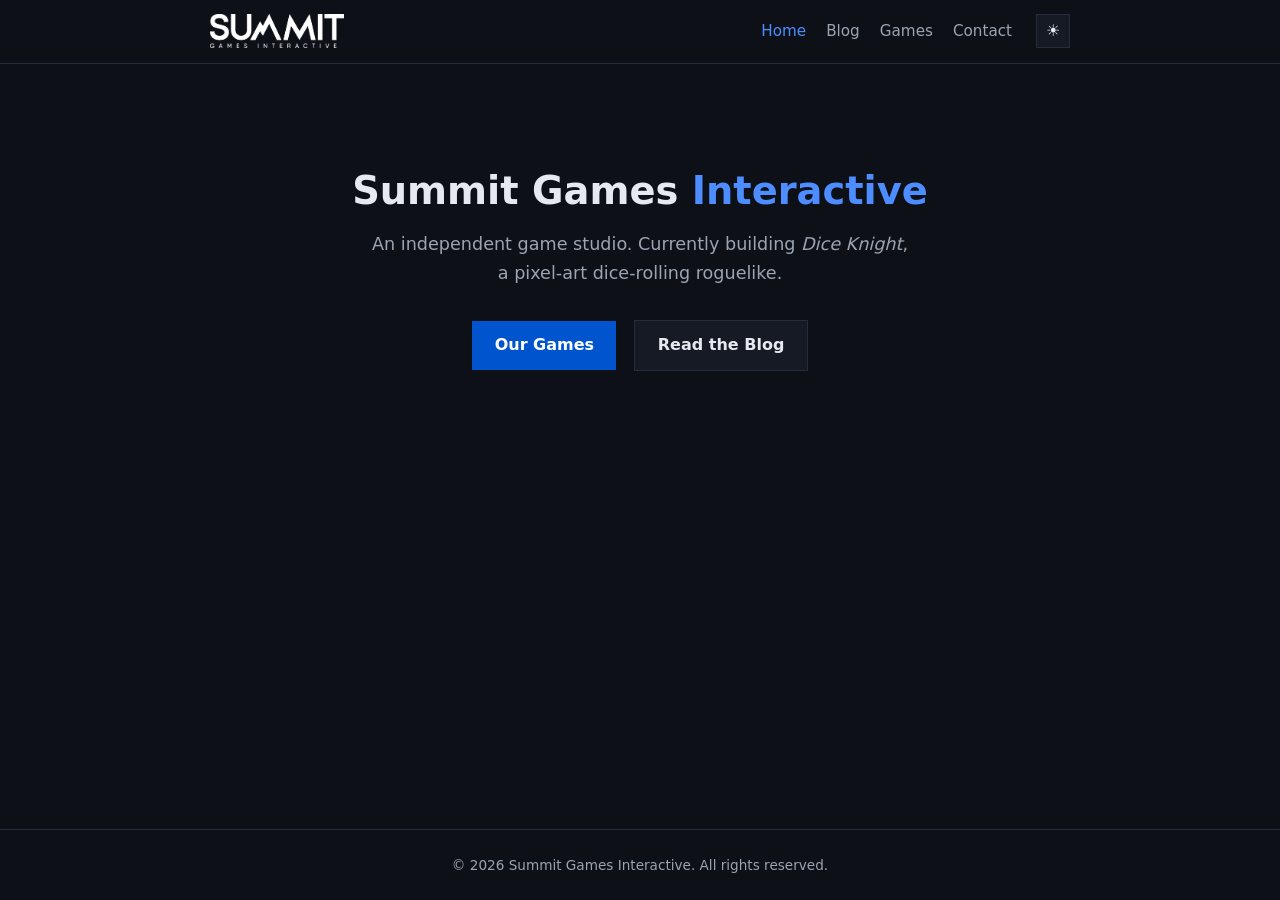
<file: index.html>
<!DOCTYPE html>
<html lang="en">
<head>
  <meta charset="UTF-8">
  <meta name="viewport" content="width=device-width, initial-scale=1.0">
  <title>Summit Games Interactive</title>
  <meta name="description" content="Summit Games Interactive — an independent game studio.">
  <link rel="stylesheet" href="css/style.css">
  <script src="js/theme.js"></script>
</head>
<body>

  <header class="site-header">
    <div class="inner">
      <a class="site-logo" href="index.html">
        <img src="assets/summit1-final.png" alt="Summit Games Interactive">
      </a>
      <nav class="site-nav">
        <a href="index.html" class="active">Home</a>
        <a href="blog.html">Blog</a>
        <a href="games.html">Games</a>
        <a href="contact.html">Contact</a>
      </nav>
      <button id="theme-toggle" class="theme-toggle" onclick="toggleTheme()" title="Toggle light/dark mode">☀</button>
    </div>
  </header>

  <main>
    <section class="hero">
      <h1>Summit Games <span class="accent">Interactive</span></h1>
      <p>An independent game studio. Currently building <em>Dice Knight</em>, a pixel-art dice-rolling roguelike.</p>
      <a class="btn" href="games.html">Our Games</a>
      <a class="btn secondary" href="blog.html">Read the Blog</a>
    </section>
  </main>

  <footer class="site-footer">
    &copy; 2026 Summit Games Interactive. All rights reserved.
  </footer>

</body>
</html>
</file>
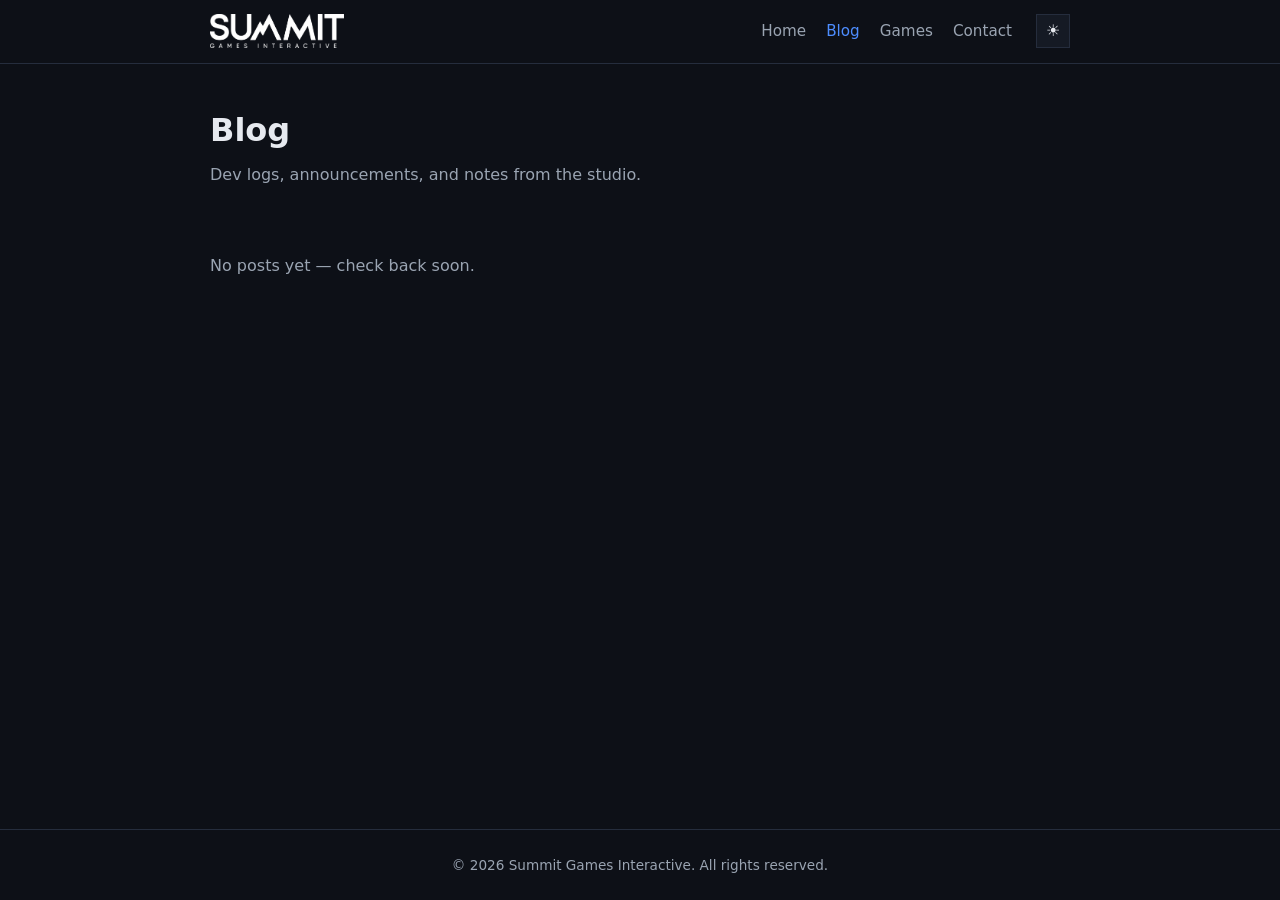
<file: blog.html>
<!DOCTYPE html>
<html lang="en">
<head>
  <meta charset="UTF-8">
  <meta name="viewport" content="width=device-width, initial-scale=1.0">
  <title>Blog — Summit Games Interactive</title>
  <link rel="stylesheet" href="css/style.css">
  <script src="js/theme.js"></script>
</head>
<body>

  <header class="site-header">
    <div class="inner">
      <a class="site-logo" href="index.html">
        <img src="assets/summit1-final.png" alt="Summit Games Interactive">
      </a>
      <nav class="site-nav">
        <a href="index.html">Home</a>
        <a href="blog.html" class="active">Blog</a>
        <a href="games.html">Games</a>
        <a href="contact.html">Contact</a>
      </nav>
      <button id="theme-toggle" class="theme-toggle" onclick="toggleTheme()" title="Toggle light/dark mode">☀</button>
    </div>
  </header>

  <main>
    <h1 class="page-title">Blog</h1>
    <p class="page-subtitle">Dev logs, announcements, and notes from the studio.</p>
    <div id="blog-container"><p class="loading">Loading…</p></div>
  </main>

  <footer class="site-footer">
    &copy; 2026 Summit Games Interactive. All rights reserved.
  </footer>

  <script src="js/marked.min.js"></script>
  <script src="js/site.js"></script>
  <script>initBlog();</script>
</body>
</html>
</file>
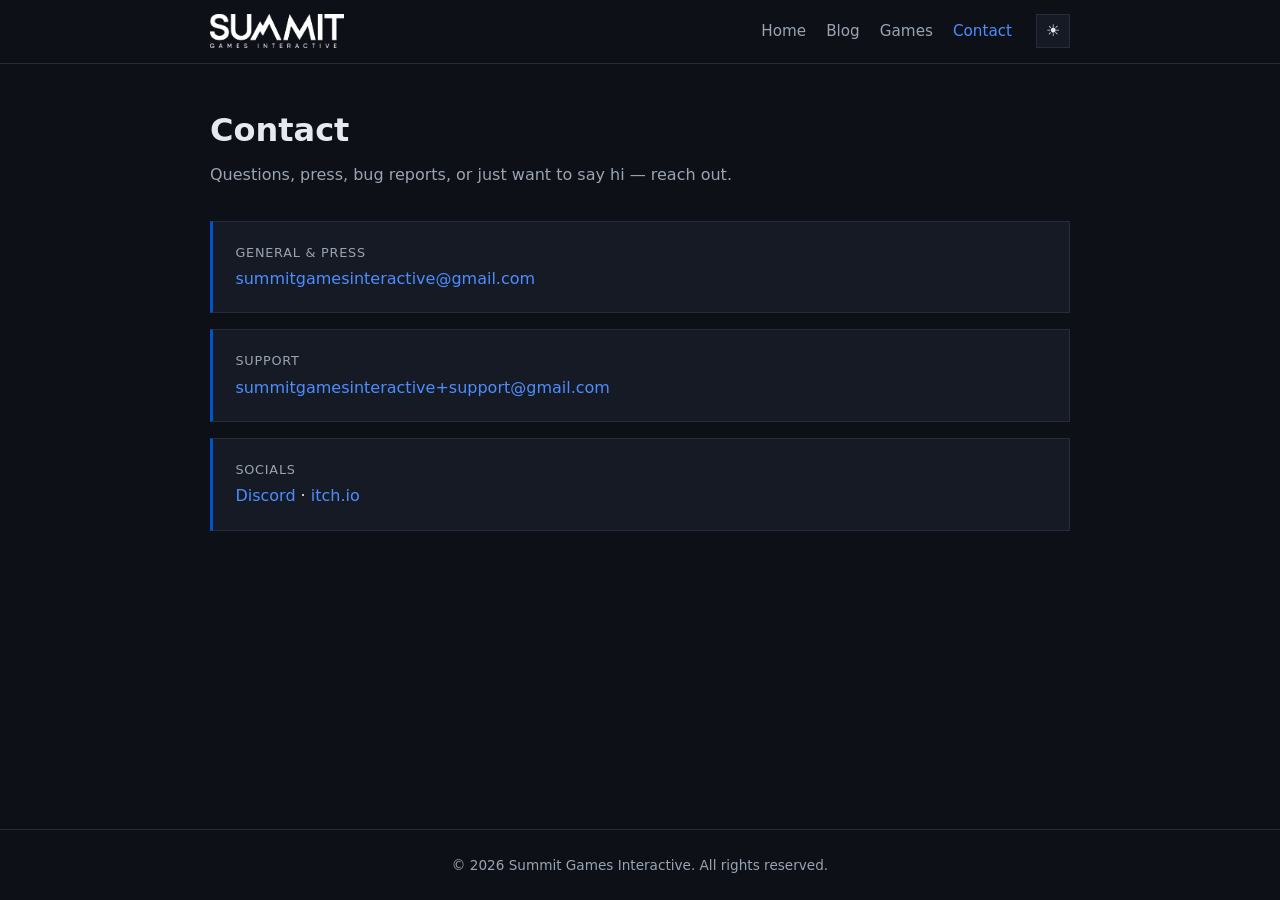
<file: contact.html>
<!DOCTYPE html>
<html lang="en">
<head>
  <meta charset="UTF-8">
  <meta name="viewport" content="width=device-width, initial-scale=1.0">
  <title>Contact — Summit Games Interactive</title>
  <link rel="stylesheet" href="css/style.css">
  <script src="js/theme.js"></script>
</head>
<body>

  <header class="site-header">
    <div class="inner">
      <a class="site-logo" href="index.html">
        <img src="assets/summit1-final.png" alt="Summit Games Interactive">
      </a>
      <nav class="site-nav">
        <a href="index.html">Home</a>
        <a href="blog.html">Blog</a>
        <a href="games.html">Games</a>
        <a href="contact.html" class="active">Contact</a>
      </nav>
      <button id="theme-toggle" class="theme-toggle" onclick="toggleTheme()" title="Toggle light/dark mode">☀</button>
    </div>
  </header>

  <main>
    <h1 class="page-title">Contact</h1>
    <p class="page-subtitle">Questions, press, bug reports, or just want to say hi — reach out.</p>

    <ul class="contact-list">
      <li>
        <span class="label">General &amp; Press</span>
        <a href="mailto:summitgamesinteractive@gmail.com">summitgamesinteractive@gmail.com</a>
      </li>
      <li>
        <span class="label">Support</span>
        <a href="mailto:summitgamesinteractive+support@gmail.com">summitgamesinteractive+support@gmail.com</a>
      </li>
      <li>
        <span class="label">Socials</span>
        <a href="https://discord.gg/gzJ5ugPwbJ">Discord</a> &middot;
        <a href="#">itch.io</a>
      </li>
    </ul>
  </main>

  <footer class="site-footer">
    &copy; 2026 Summit Games Interactive. All rights reserved.
  </footer>
</body>
</html>
</file>
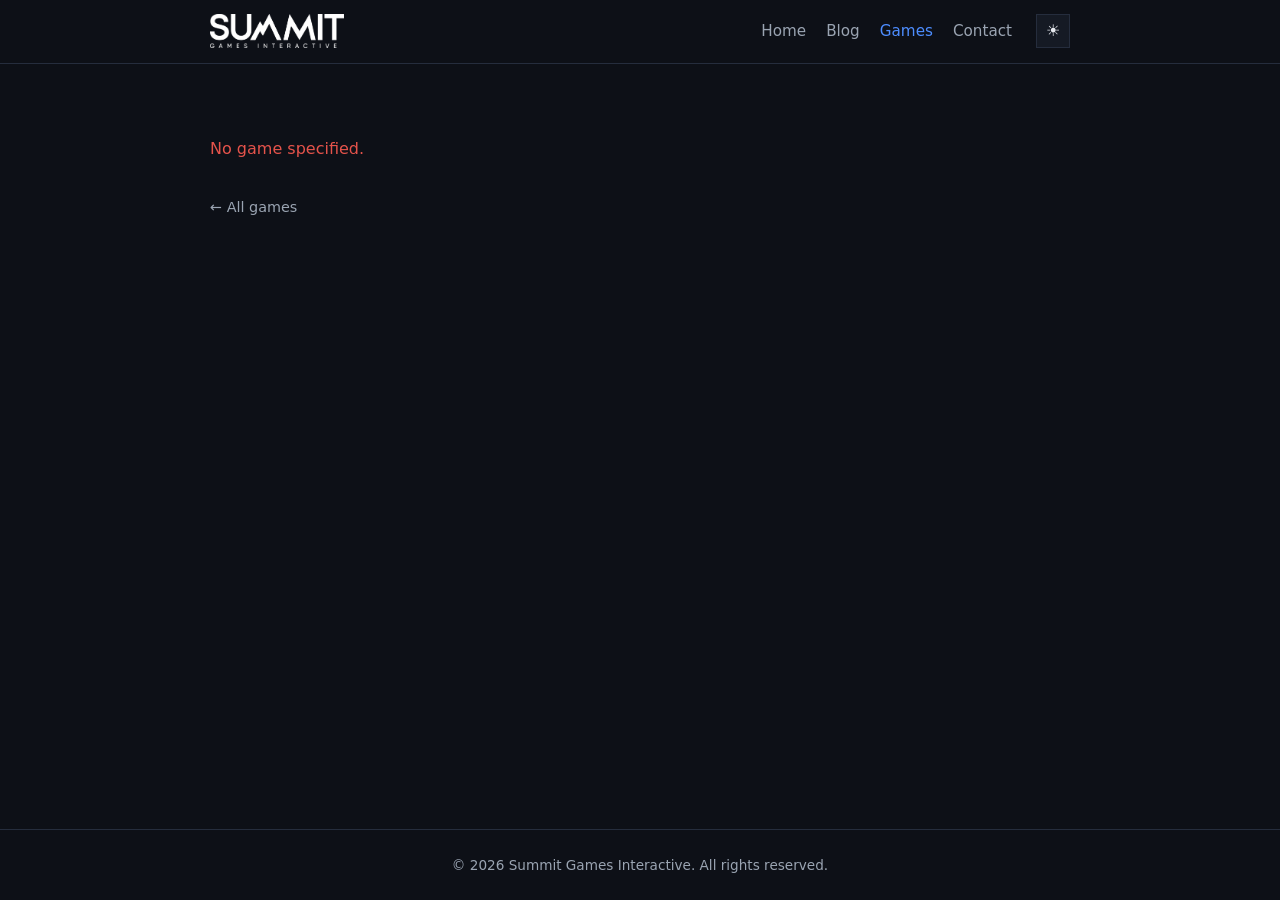
<file: game.html>
<!DOCTYPE html>
<html lang="en">
<head>
  <meta charset="UTF-8">
  <meta name="viewport" content="width=device-width, initial-scale=1.0">
  <title>Games — Summit Games Interactive</title>
  <link rel="stylesheet" href="css/style.css">
  <script src="js/theme.js"></script>
</head>
<body>

  <header class="site-header">
    <div class="inner">
      <a class="site-logo" href="index.html">
        <img src="assets/summit1-final.png" alt="Summit Games Interactive">
      </a>
      <nav class="site-nav">
        <a href="index.html">Home</a>
        <a href="blog.html">Blog</a>
        <a href="games.html" class="active">Games</a>
        <a href="contact.html">Contact</a>
      </nav>
      <button id="theme-toggle" class="theme-toggle" onclick="toggleTheme()" title="Toggle light/dark mode">☀</button>
    </div>
  </header>

  <main>
    <div id="game-container"><p class="loading">Loading…</p></div>
  </main>

  <footer class="site-footer">
    &copy; 2026 Summit Games Interactive. All rights reserved.
  </footer>

  <script src="js/marked.min.js"></script>
  <script src="js/site.js"></script>
  <script>initGame();</script>
</body>
</html>
</file>
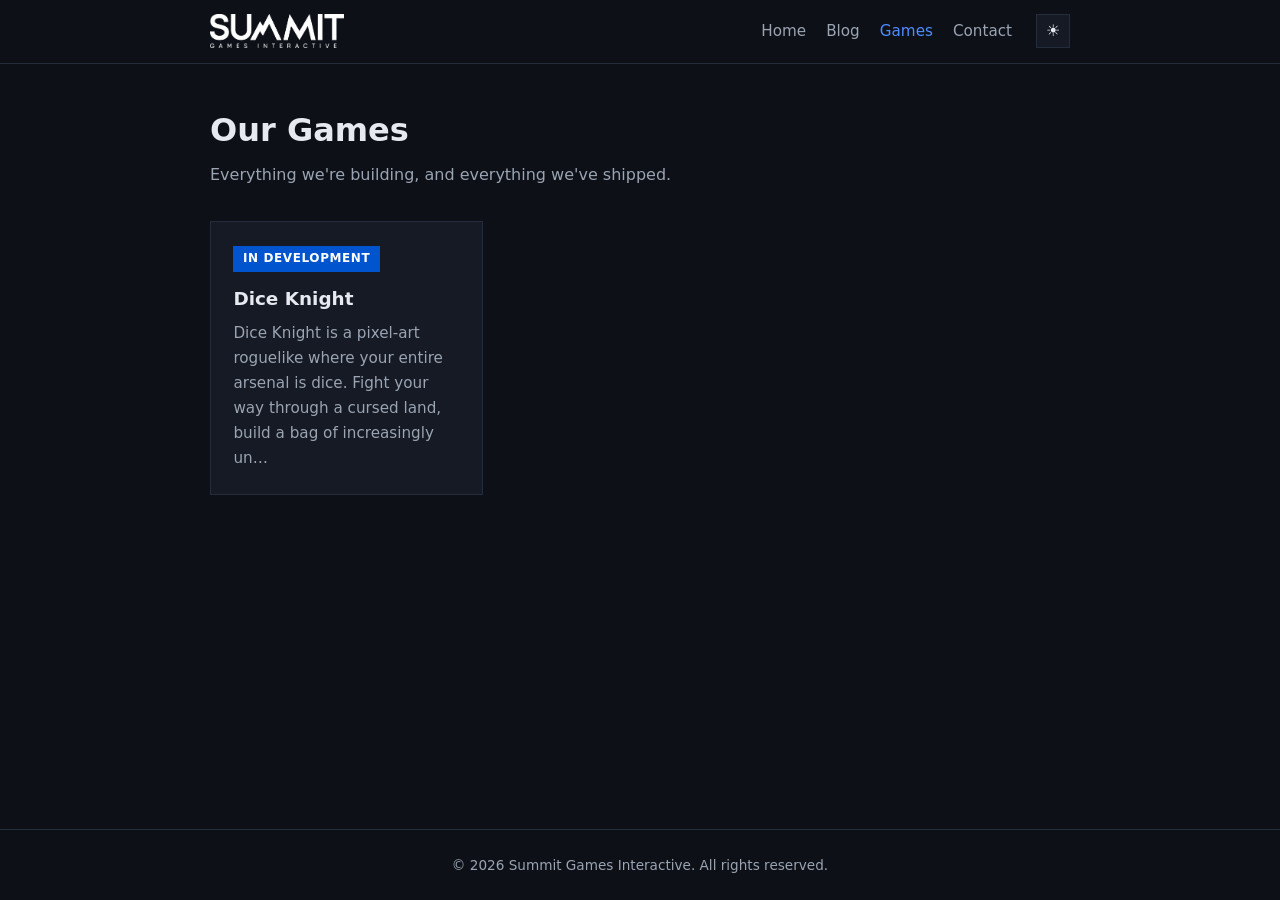
<file: games.html>
<!DOCTYPE html>
<html lang="en">
<head>
  <meta charset="UTF-8">
  <meta name="viewport" content="width=device-width, initial-scale=1.0">
  <title>Games — Summit Games Interactive</title>
  <link rel="stylesheet" href="css/style.css">
  <script src="js/theme.js"></script>
</head>
<body>

  <header class="site-header">
    <div class="inner">
      <a class="site-logo" href="index.html">
        <img src="assets/summit1-final.png" alt="Summit Games Interactive">
      </a>
      <nav class="site-nav">
        <a href="index.html">Home</a>
        <a href="blog.html">Blog</a>
        <a href="games.html" class="active">Games</a>
        <a href="contact.html">Contact</a>
      </nav>
      <button id="theme-toggle" class="theme-toggle" onclick="toggleTheme()" title="Toggle light/dark mode">☀</button>
    </div>
  </header>

  <main>
    <h1 class="page-title">Our Games</h1>
    <p class="page-subtitle">Everything we're building, and everything we've shipped.</p>
    <div id="games-container"><p class="loading">Loading…</p></div>
  </main>

  <footer class="site-footer">
    &copy; 2026 Summit Games Interactive. All rights reserved.
  </footer>

  <script src="js/marked.min.js"></script>
  <script src="js/site.js"></script>
  <script>initGames();</script>
</body>
</html>
</file>
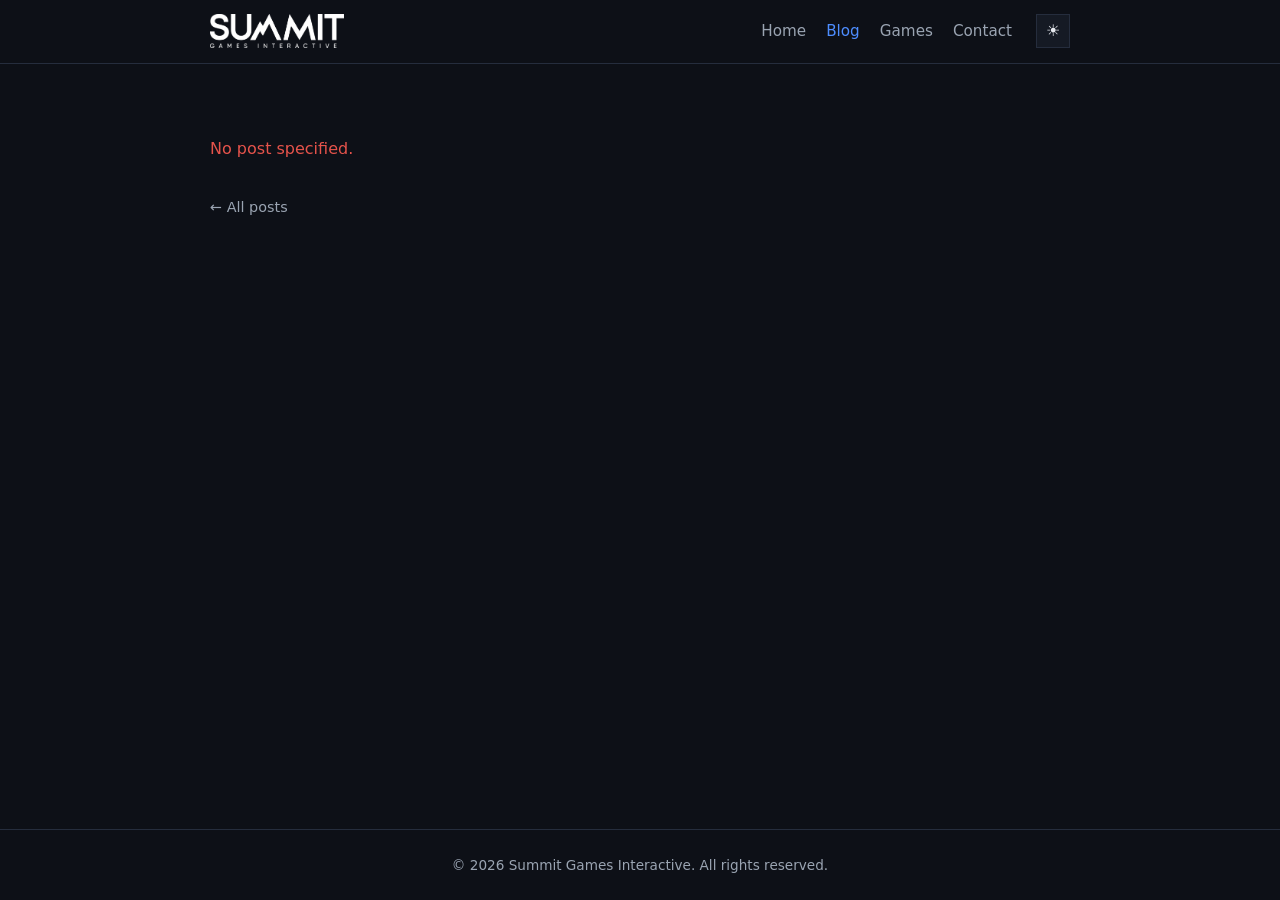
<file: post.html>
<!DOCTYPE html>
<html lang="en">
<head>
  <meta charset="UTF-8">
  <meta name="viewport" content="width=device-width, initial-scale=1.0">
  <title>Blog — Summit Games Interactive</title>
  <link rel="stylesheet" href="css/style.css">
  <script src="js/theme.js"></script>
</head>
<body>

  <header class="site-header">
    <div class="inner">
      <a class="site-logo" href="index.html">
        <img src="assets/summit1-final.png" alt="Summit Games Interactive">
      </a>
      <nav class="site-nav">
        <a href="index.html">Home</a>
        <a href="blog.html" class="active">Blog</a>
        <a href="games.html">Games</a>
        <a href="contact.html">Contact</a>
      </nav>
      <button id="theme-toggle" class="theme-toggle" onclick="toggleTheme()" title="Toggle light/dark mode">☀</button>
    </div>
  </header>

  <main>
    <div id="post-container"><p class="loading">Loading…</p></div>
  </main>

  <footer class="site-footer">
    &copy; 2026 Summit Games Interactive. All rights reserved.
  </footer>

  <script src="js/marked.min.js"></script>
  <script src="js/site.js"></script>
  <script>initPost();</script>
</body>
</html>
</file>
<file: css/style.css>
/* Summit Games Interactive — site styles */

:root {
  --bg: #0d1017;
  --bg-raised: #151a24;
  --border: #252d3d;
  --text: #e6e9ef;
  --text-dim: #9aa4b2;
  --brand: #0054ce;      /* Summit brand blue (from assets/summit1.pdf) */
  --accent: #4d8dff;     /* lighter tint of brand blue, for text/links on dark */
  --accent-soft: rgba(0, 84, 206, 0.16);
  --header-bg: #0d1017;
  --max-width: 900px;
}

html.light {
  --bg: #f6f8fb;
  --bg-raised: #ffffff;
  --border: #d7dde8;
  --text: #16202e;
  --text-dim: #5b6675;
  --accent: #0054ce;     /* brand blue is readable directly on light */
  --accent-soft: rgba(0, 84, 206, 0.08);
  --header-bg: #f6f8fb;
}

* {
  box-sizing: border-box;
  margin: 0;
  padding: 0;
}

html {
  scroll-behavior: smooth;
}

body {
  background: var(--bg);
  color: var(--text);
  font-family: system-ui, -apple-system, "Segoe UI", Roboto, sans-serif;
  line-height: 1.65;
  min-height: 100vh;
  display: flex;
  flex-direction: column;
}

a {
  color: var(--accent);
  text-decoration: none;
}

a:hover {
  text-decoration: underline;
}

img {
  max-width: 100%;
}

/* ---------- Header / nav ---------- */

.site-header {
  border-bottom: 1px solid var(--border);
  background: var(--header-bg);
  position: sticky;
  top: 0;
  z-index: 10;
}

.site-header .inner {
  max-width: var(--max-width);
  margin: 0 auto;
  padding: 0.9rem 1.25rem;
  display: flex;
  align-items: center;
  gap: 1.5rem;
  flex-wrap: wrap;
}

.site-logo img {
  height: 34px;
  display: block;
}

.site-nav {
  display: flex;
  gap: 1.25rem;
  margin-left: auto;
}

.site-nav a {
  color: var(--text-dim);
  font-weight: 500;
  font-size: 0.95rem;
}

.site-nav a:hover {
  color: var(--text);
  text-decoration: none;
}

.site-nav a.active {
  color: var(--accent);
}

.theme-toggle {
  background: var(--bg-raised);
  color: var(--text);
  border: 1px solid var(--border);
  width: 34px;
  height: 34px;
  font-size: 1rem;
  line-height: 1;
  cursor: pointer;
  padding: 0;
}

.theme-toggle:hover {
  border-color: var(--accent);
  color: var(--accent);
}

/* ---------- Layout ---------- */

main {
  flex: 1;
  width: 100%;
  max-width: var(--max-width);
  margin: 0 auto;
  padding: 2.5rem 1.25rem 4rem;
}

.page-title {
  font-size: 2rem;
  margin-bottom: 0.35rem;
}

.page-subtitle {
  color: var(--text-dim);
  margin-bottom: 2rem;
}

/* ---------- Hero (home) ---------- */

.hero {
  text-align: center;
  padding: 4rem 0 3rem;
}

.hero img.hero-logo {
  height: 64px;
  margin-bottom: 1.5rem;
}

.hero h1 {
  font-size: 2.4rem;
  line-height: 1.2;
  margin-bottom: 1rem;
}

.hero h1 .accent {
  color: var(--accent);
}

.hero p {
  color: var(--text-dim);
  max-width: 34rem;
  margin: 0 auto 2rem;
  font-size: 1.1rem;
}

.btn {
  display: inline-block;
  background: var(--brand);
  color: #fff;
  font-weight: 600;
  padding: 0.7rem 1.4rem;
  border-radius: 0;
  margin: 0 0.4rem;
}

.btn:hover {
  text-decoration: none;
  filter: brightness(1.2);
}

.btn.secondary {
  background: var(--bg-raised);
  color: var(--text);
  border: 1px solid var(--border);
}

/* ---------- Cards (blog list, games grid) ---------- */

.card-grid {
  display: grid;
  grid-template-columns: repeat(auto-fill, minmax(260px, 1fr));
  gap: 1.25rem;
}

.card {
  background: var(--bg-raised);
  border: 1px solid var(--border);
  border-radius: 0;
  padding: 1.4rem;
  display: block;
  color: var(--text);
  transition: border-color 0.15s ease;
}

.card:hover {
  border-color: var(--accent);
  text-decoration: none;
}

.card h3 {
  margin-bottom: 0.4rem;
  font-size: 1.15rem;
}

.card .meta {
  color: var(--text-dim);
  font-size: 0.85rem;
  margin-bottom: 0.6rem;
}

.card p {
  color: var(--text-dim);
  font-size: 0.95rem;
}

.tag {
  display: inline-block;
  background: var(--brand);
  color: #fff;
  font-size: 0.75rem;
  font-weight: 600;
  text-transform: uppercase;
  letter-spacing: 0.05em;
  padding: 0.2rem 0.6rem;
  border-radius: 0;
  margin-bottom: 0.75rem;
}

/* ---------- Rendered markdown ---------- */

.md-content {
  max-width: 44rem;
}

.md-content h1 {
  font-size: 2rem;
  margin-bottom: 0.5rem;
}

.md-content h2 {
  font-size: 1.4rem;
  margin: 2rem 0 0.75rem;
  padding-bottom: 0.3rem;
  border-bottom: 1px solid var(--border);
}

.md-content h3 {
  font-size: 1.15rem;
  margin: 1.5rem 0 0.5rem;
}

.md-content p,
.md-content ul,
.md-content ol {
  margin-bottom: 1rem;
  color: var(--text);
}

.md-content ul,
.md-content ol {
  padding-left: 1.5rem;
}

.md-content blockquote {
  border-left: 3px solid var(--brand);
  padding-left: 1rem;
  color: var(--text-dim);
  margin: 1rem 0;
}

.md-content code {
  background: var(--bg-raised);
  border: 1px solid var(--border);
  border-radius: 0;
  padding: 0.1rem 0.35rem;
  font-size: 0.9em;
}

.md-content pre {
  background: var(--bg-raised);
  border: 1px solid var(--border);
  border-radius: 0;
  padding: 1rem;
  overflow-x: auto;
  margin-bottom: 1rem;
}

.md-content pre code {
  background: none;
  border: none;
  padding: 0;
}

.md-content img {
  margin: 1rem 0;
}

/* Pixel-art dice gallery (see content/games/dice-knight.md) */
.dice-row {
  display: flex;
  flex-wrap: wrap;
  gap: 0.75rem;
  margin: 1rem 0;
}

.dice-row img {
  width: 56px;
  height: 56px;
  object-fit: contain;
  image-rendering: pixelated;
  background: var(--bg-raised);
  border: 1px solid var(--border);
  padding: 8px;
  margin: 0;
}

.post-meta {
  color: var(--text-dim);
  font-size: 0.9rem;
  margin-bottom: 2rem;
}

.back-link {
  display: inline-block;
  margin-bottom: 1.5rem;
  color: var(--text-dim);
  font-size: 0.9rem;
}

.back-link:hover {
  color: var(--accent);
}

/* ---------- Contact ---------- */

.contact-list {
  list-style: none;
  padding: 0;
}

.contact-list li {
  background: var(--bg-raised);
  border: 1px solid var(--border);
  border-radius: 0;
  border-left: 3px solid var(--brand);
  padding: 1.25rem 1.4rem;
  margin-bottom: 1rem;
}

.contact-list .label {
  display: block;
  color: var(--text-dim);
  font-size: 0.8rem;
  text-transform: uppercase;
  letter-spacing: 0.06em;
  margin-bottom: 0.2rem;
}

/* ---------- Footer ---------- */

.site-footer {
  border-top: 1px solid var(--border);
  padding: 1.5rem 1.25rem;
  text-align: center;
  color: var(--text-dim);
  font-size: 0.85rem;
}

/* ---------- Misc ---------- */

.loading,
.empty,
.error {
  color: var(--text-dim);
  padding: 2rem 0;
}

.error {
  color: #e5534b;
}

@media (max-width: 600px) {
  .hero h1 {
    font-size: 1.8rem;
  }

  .site-nav {
    gap: 0.9rem;
  }
}
</file>
